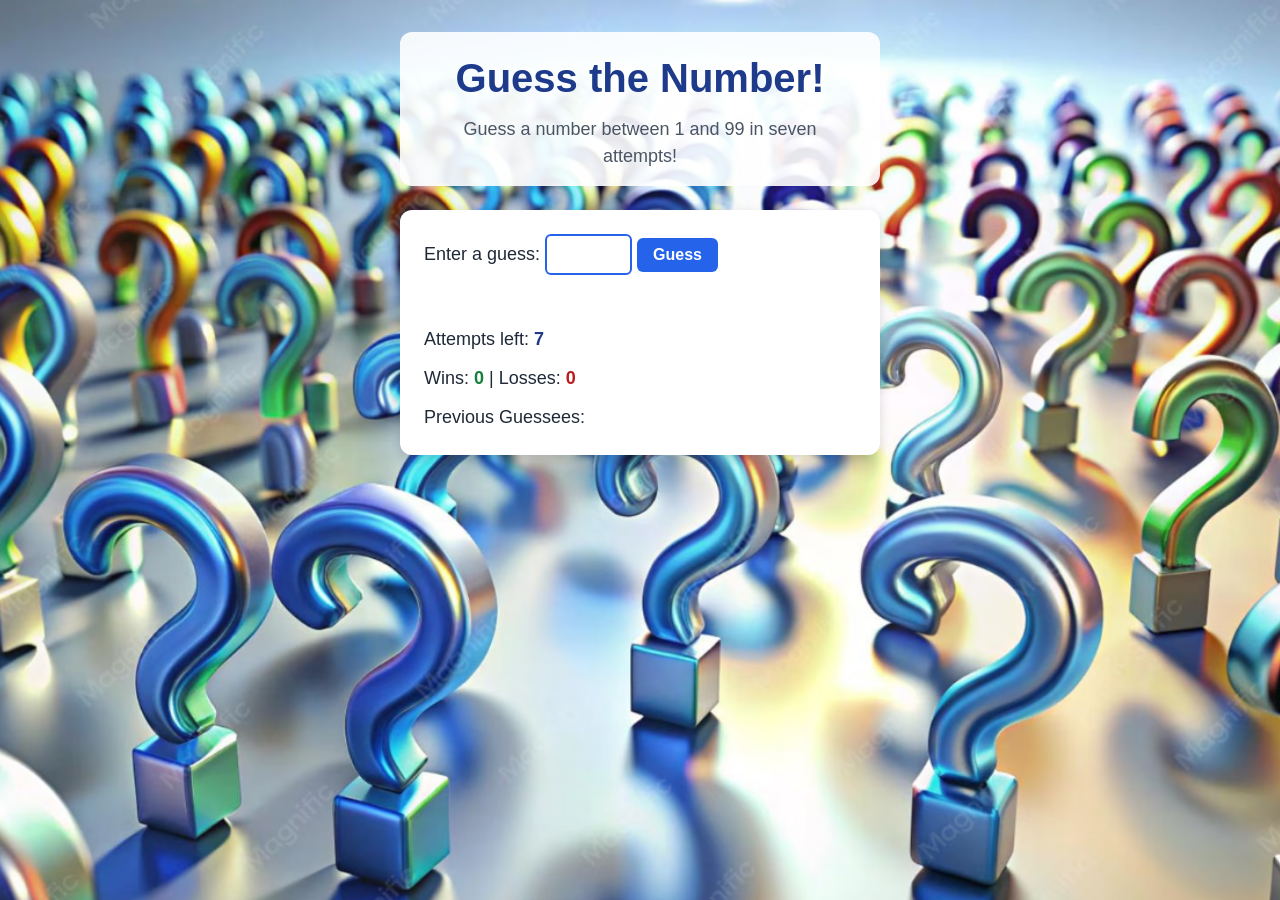
<file: guess_number/index.html>
<!DOCTYPE html>
<html>
    <head>
        <title> Guess a Number </title>
        <meta charset="utf-8">
        <link rel="stylesheet" href="css/styles.css">
    </head>
    <body>

        <header>
            <h1>Guess the Number!</h1>
            <h2>Guess a number between 1 and 99 in seven attempts!</h2>
        </header>
        <br>
        <div id="main">
          Enter a guess: 
          <input type="text" id="playerGuess" size="5">         
          <button id="guessBtn"> Guess </button> <br>
          <button id="resetBtn"> Reset </button> 
          <div id="feedback"></div>
            <div> Attempts left: <span id="attemptsLeft"></span> </div>
            <div> Wins: <span id="wins">0</span> | Losses: <span id="losses">0</span> </div>
            <div> Previous Guessees: 
          <span id="guesses"></span>
        </div>
        
        <script src="js/script.js"></script> 
    </body>
</html>
</file>
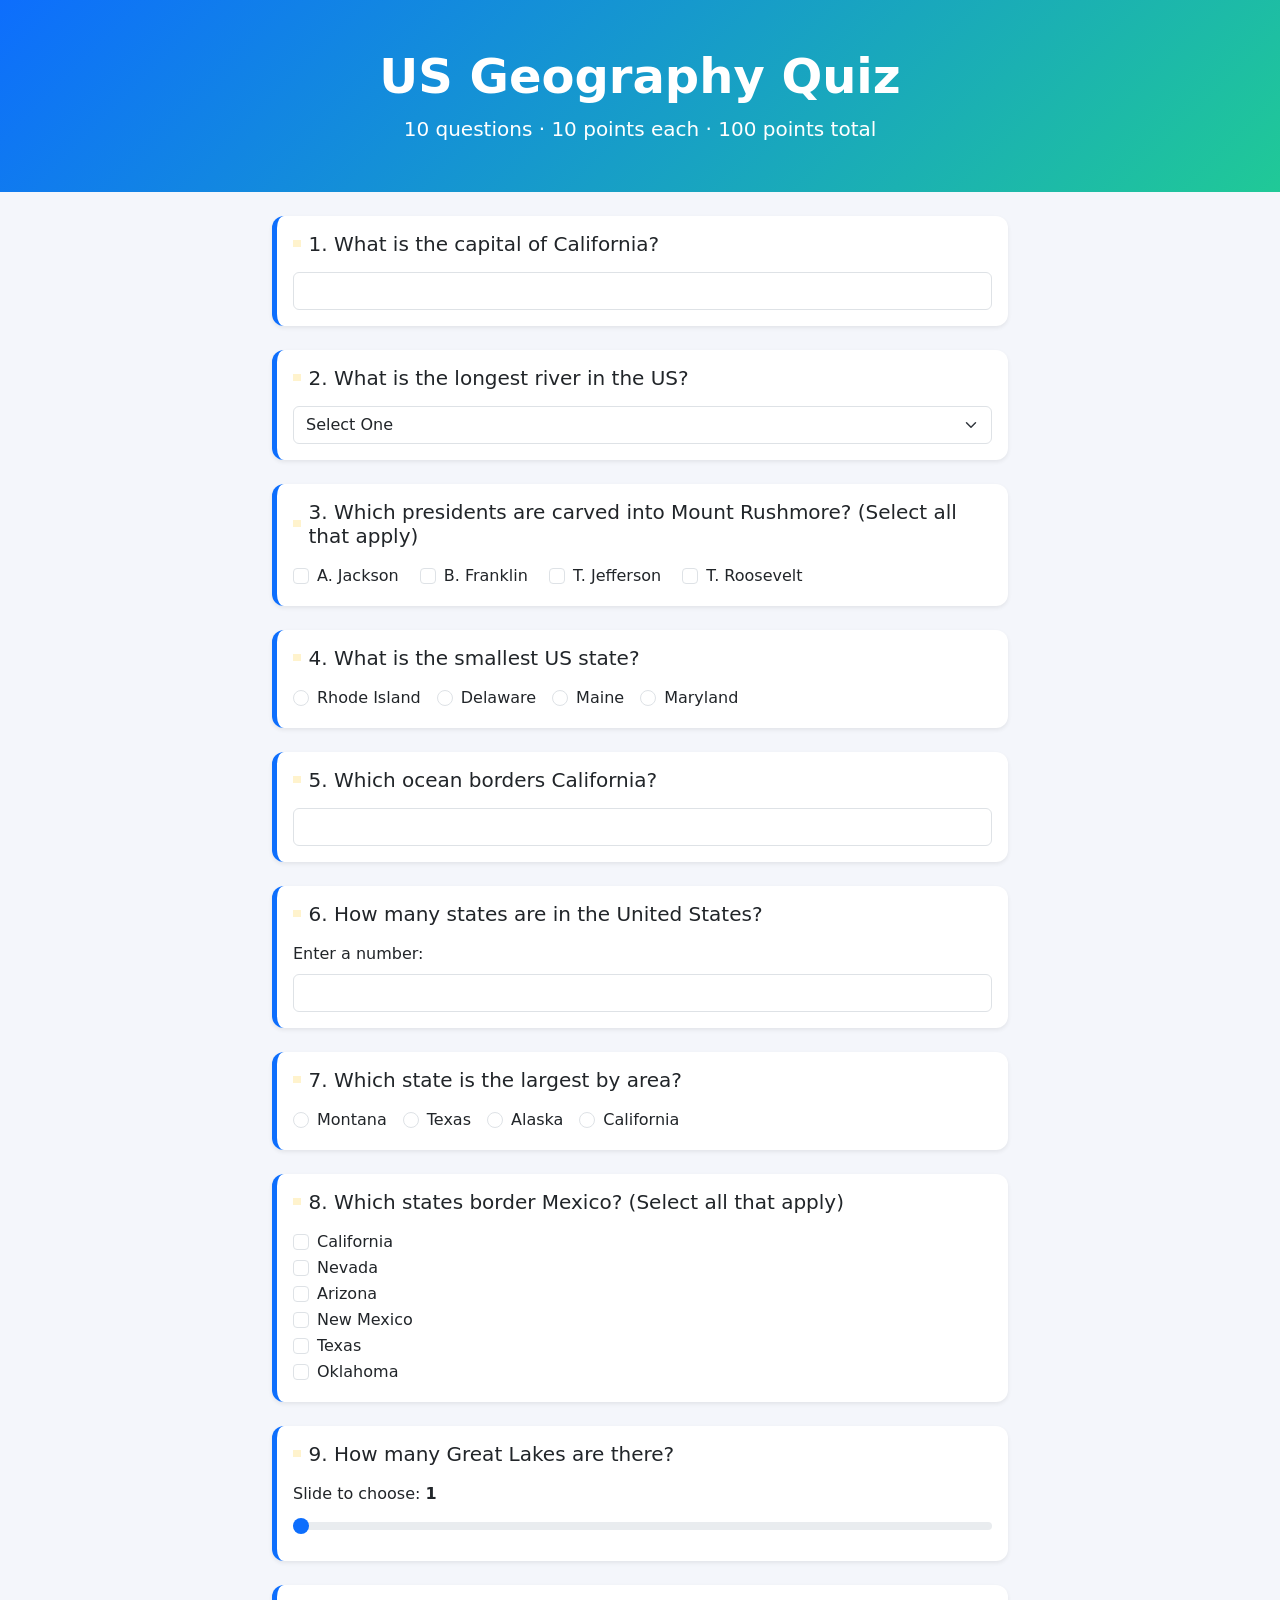
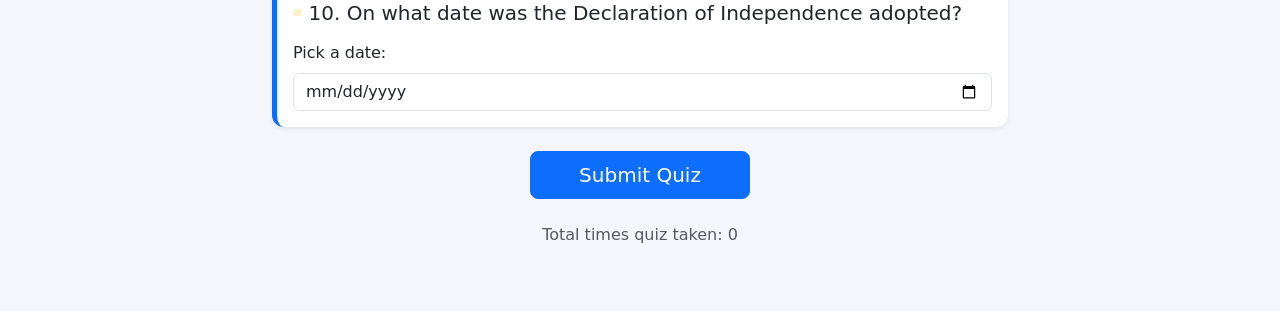
<file: HW 2/index.html>
<!DOCTYPE html>
<html lang="en">
<head>
  <meta charset="UTF-8">
  <meta name="viewport" content="width=device-width, initial-scale=1.0">
  <title>US Geography Quiz</title>
  <link rel="stylesheet" href="https://cdn.jsdelivr.net/npm/bootstrap@5.3.3/dist/css/bootstrap.min.css">
  <link rel="stylesheet" href="css/styles.css">
</head>
<body>

  <header class="quiz-header text-white text-center py-5 mb-4">
    <h1 class="display-5 fw-bold">US Geography Quiz</h1>
    <p class="lead mb-0">10 questions &middot; 10 points each &middot; 100 points total</p>
  </header>

  <main class="container pb-5" style="max-width: 760px;">

    <!-- Q1: text -->
    <div class="card question-card shadow-sm mb-4">
      <div class="card-body">
        <h5 class="card-title"><span id="markImg1" class="mark"></span>1. What is the capital of California?</h5>
        <input type="text" id="q1" class="form-control" aria-label="Capital of California">
        <div id="q1Feedback" class="feedback"></div>
      </div>
    </div>

    <!-- Q2: select -->
    <div class="card question-card shadow-sm mb-4">
      <div class="card-body">
        <h5 class="card-title"><span id="markImg2" class="mark"></span>2. What is the longest river in the US?</h5>
        <select id="q2" class="form-select" aria-label="Longest river">
          <option value="">Select One</option>
          <option value="ms">Mississippi</option>
          <option value="mo">Missouri</option>
          <option value="co">Colorado</option>
          <option value="de">Delaware</option>
        </select>
        <div id="q2Feedback" class="feedback"></div>
      </div>
    </div>

    <!-- Q3: checkboxes -->
    <div class="card question-card shadow-sm mb-4">
      <div class="card-body">
        <h5 class="card-title"><span id="markImg3" class="mark"></span>3. Which presidents are carved into Mount Rushmore? (Select all that apply)</h5>
        <div class="form-check form-check-inline">
          <input class="form-check-input" type="checkbox" id="Jackson">
          <label class="form-check-label" for="Jackson">A. Jackson</label>
        </div>
        <div class="form-check form-check-inline">
          <input class="form-check-input" type="checkbox" id="Franklin">
          <label class="form-check-label" for="Franklin">B. Franklin</label>
        </div>
        <div class="form-check form-check-inline">
          <input class="form-check-input" type="checkbox" id="Jefferson">
          <label class="form-check-label" for="Jefferson">T. Jefferson</label>
        </div>
        <div class="form-check form-check-inline">
          <input class="form-check-input" type="checkbox" id="Roosevelt">
          <label class="form-check-label" for="Roosevelt">T. Roosevelt</label>
        </div>
        <div id="q3Feedback" class="feedback"></div>
      </div>
    </div>

    <!-- Q4: radio (random order) -->
    <div class="card question-card shadow-sm mb-4">
      <div class="card-body">
        <h5 class="card-title"><span id="markImg4" class="mark"></span>4. What is the smallest US state?</h5>
        <div id="q4Choices"></div>
        <div id="q4Feedback" class="feedback"></div>
      </div>
    </div>

    <!-- Q5: text -->
    <div class="card question-card shadow-sm mb-4">
      <div class="card-body">
        <h5 class="card-title"><span id="markImg5" class="mark"></span>5. Which ocean borders California?</h5>
        <input type="text" id="q5" class="form-control" aria-label="Ocean bordering California">
        <div id="q5Feedback" class="feedback"></div>
      </div>
    </div>

    <!-- Q6: number -->
    <div class="card question-card shadow-sm mb-4">
      <div class="card-body">
        <h5 class="card-title"><span id="markImg6" class="mark"></span>6. How many states are in the United States?</h5>
        <label for="q6" class="form-label">Enter a number:</label>
        <input type="number" id="q6" class="form-control" min="1" max="100">
        <div id="q6Feedback" class="feedback"></div>
      </div>
    </div>

    <!-- Q7: radio (random order) -->
    <div class="card question-card shadow-sm mb-4">
      <div class="card-body">
        <h5 class="card-title"><span id="markImg7" class="mark"></span>7. Which state is the largest by area?</h5>
        <div id="q7Choices"></div>
        <div id="q7Feedback" class="feedback"></div>
      </div>
    </div>

    <!-- Q8: checkboxes -->
    <div class="card question-card shadow-sm mb-4">
      <div class="card-body">
        <h5 class="card-title"><span id="markImg8" class="mark"></span>8. Which states border Mexico? (Select all that apply)</h5>
        <div class="form-check">
          <input class="form-check-input" type="checkbox" id="q8CA" value="CA">
          <label class="form-check-label" for="q8CA">California</label>
        </div>
        <div class="form-check">
          <input class="form-check-input" type="checkbox" id="q8NV" value="NV">
          <label class="form-check-label" for="q8NV">Nevada</label>
        </div>
        <div class="form-check">
          <input class="form-check-input" type="checkbox" id="q8AZ" value="AZ">
          <label class="form-check-label" for="q8AZ">Arizona</label>
        </div>
        <div class="form-check">
          <input class="form-check-input" type="checkbox" id="q8NM" value="NM">
          <label class="form-check-label" for="q8NM">New Mexico</label>
        </div>
        <div class="form-check">
          <input class="form-check-input" type="checkbox" id="q8TX" value="TX">
          <label class="form-check-label" for="q8TX">Texas</label>
        </div>
        <div class="form-check">
          <input class="form-check-input" type="checkbox" id="q8OK" value="OK">
          <label class="form-check-label" for="q8OK">Oklahoma</label>
        </div>
        <div id="q8Feedback" class="feedback"></div>
      </div>
    </div>

    <!-- Q9: range slider -->
    <div class="card question-card shadow-sm mb-4">
      <div class="card-body">
        <h5 class="card-title"><span id="markImg9" class="mark"></span>9. How many Great Lakes are there?</h5>
        <label for="q9" class="form-label">Slide to choose: <strong id="q9Value">1</strong></label>
        <input type="range" id="q9" class="form-range" min="1" max="10" value="1">
        <div id="q9Feedback" class="feedback"></div>
      </div>
    </div>

    <!-- Q10: date -->
    <div class="card question-card shadow-sm mb-4">
      <div class="card-body">
        <h5 class="card-title"><span id="markImg10" class="mark"></span>10. On what date was the Declaration of Independence adopted?</h5>
        <label for="q10" class="form-label">Pick a date:</label>
        <input type="date" id="q10" class="form-control">
        <div id="q10Feedback" class="feedback"></div>
      </div>
    </div>

    <div id="validationFdbk" class="alert alert-danger d-none" role="alert"></div>

    <div class="text-center">
      <button id="submitBtn" class="btn btn-primary btn-lg px-5">Submit Quiz</button>
    </div>

    <div id="results" class="text-center mt-4">
      <h2 id="totalScore"></h2>
      <div id="congrats" class="alert alert-success d-none" role="alert"></div>
      <p id="totalAttempts" class="text-muted"></p>
      <button id="retakeBtn" class="btn btn-outline-secondary btn-lg px-5 d-none">Retake Quiz</button>
    </div>

  </main>

  <script src="js/script.js"></script>
</body>
</html>
</file>
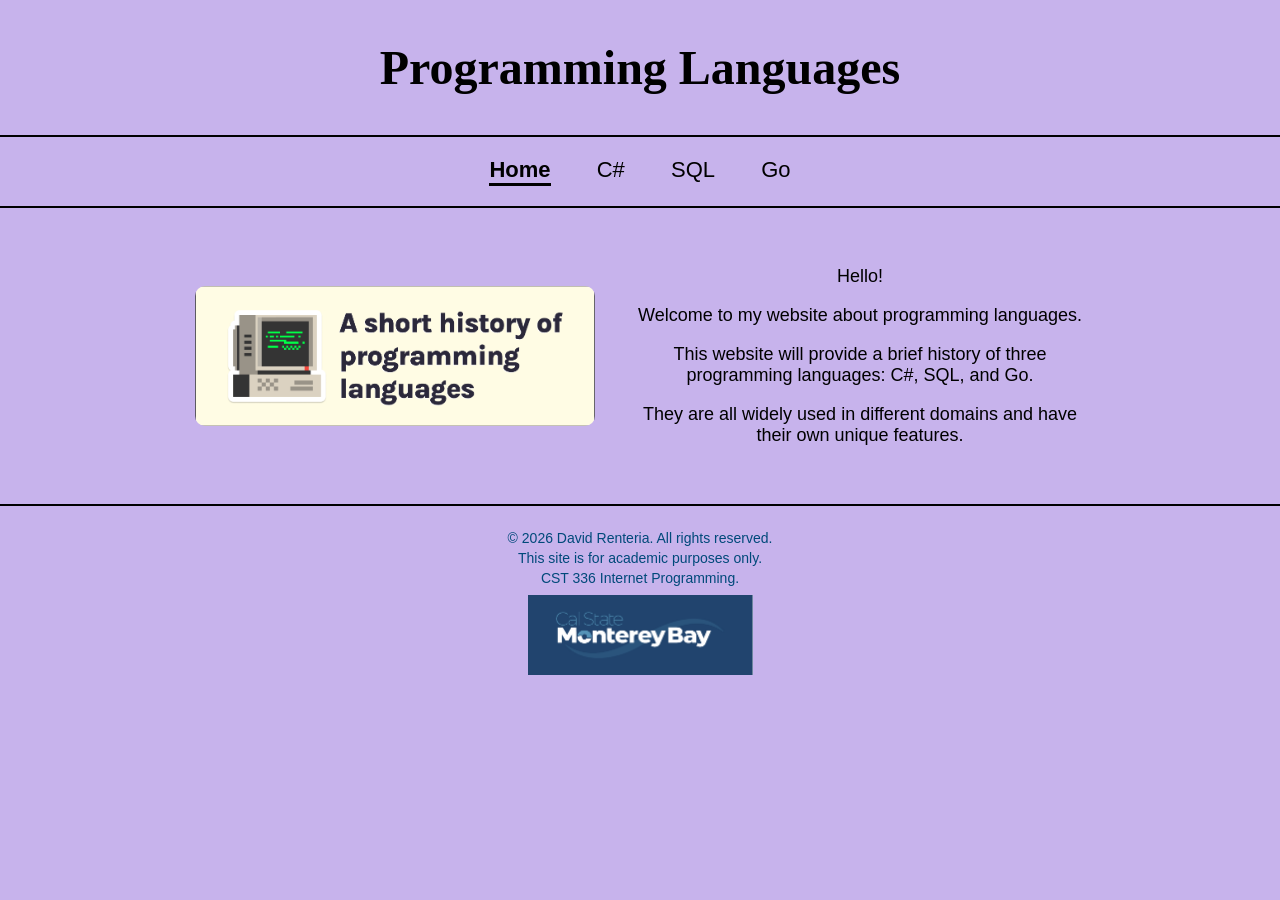
<file: HW1/index.html>
<!DOCTYPE html>
<html lang="en">
<head>
    <meta charset="UTF-8">
    <meta name="viewport" content="width=device-width, initial-scale=1.0">
    <title>HW1 "Programming Languages"</title>
    <link rel="stylesheet" href="styles.css">
</head>
<body>
    
    <header>
        <h1>Programming Languages</h1>
    </header>

    <hr>

    <nav>
        <a href="index.html" class="active">Home</a>
        <a href="csharp.html">C#</a>
        <a href="sql.html">SQL</a>
        <a href="go.html">Go</a>
    </nav>
    
    <hr>

    <main>
        <img src="img/home-photo.png" alt="Photo of Programming Languages" class="profile">
        <div class="welcome">
        <p>Hello!</p>
        <p>Welcome to my website about programming languages.</p>
        <p>This website will provide a brief history of three programming languages: C#, SQL, and Go.</p>
        <p>They are all widely used in different domains and have their own unique features.</p>
        </div>
    </main>

    <hr>

    <footer>
        <p>&copy; 2026 David Renteria. All rights reserved.</p>
        <p>This site is for academic purposes only.</p>
        <p>CST 336 Internet Programming.</p>
        <img src="img/csumb-logo.png" alt="CSUMB logo" class="logo">
    </footer>

</body>
</html>
</file>
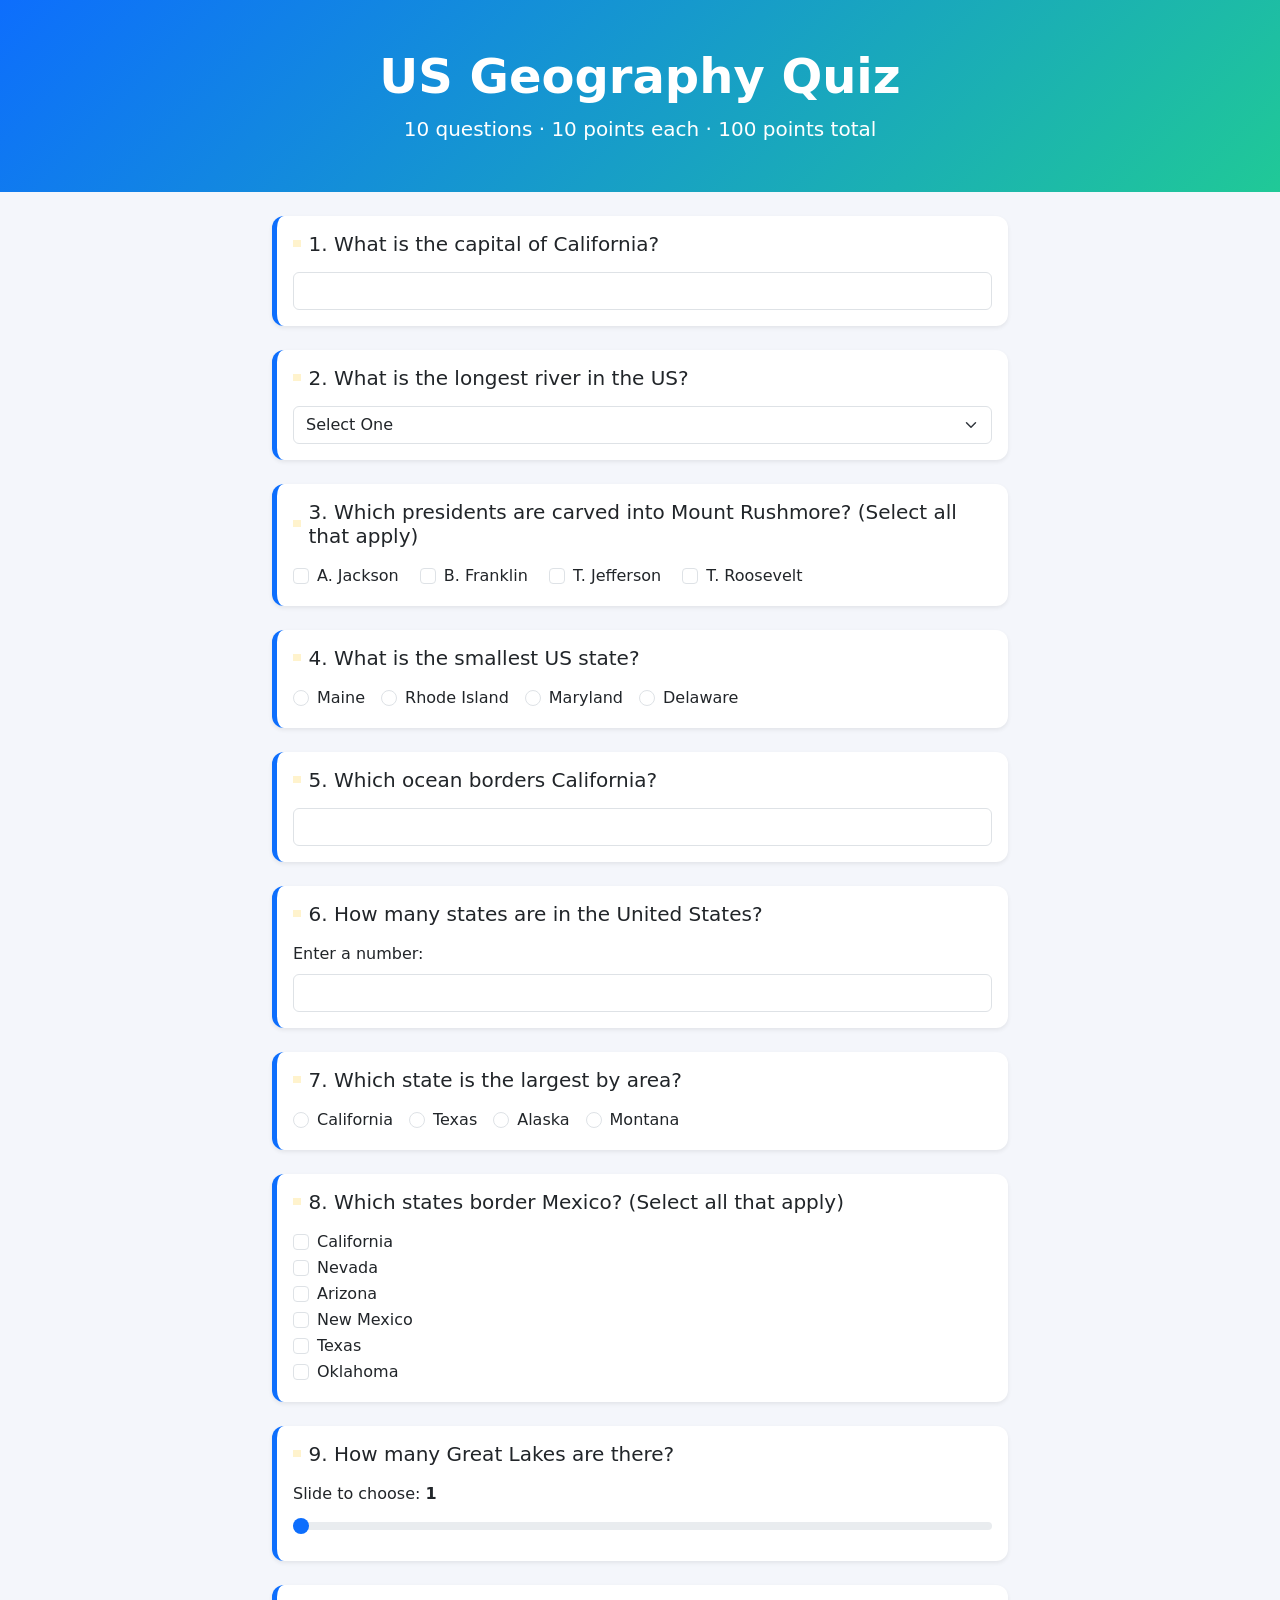
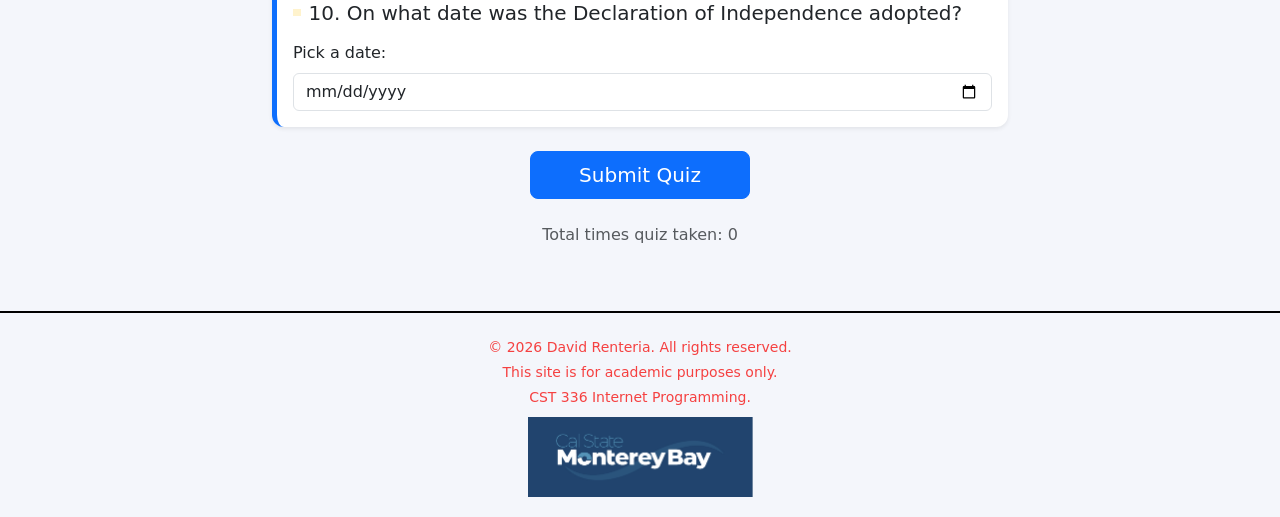
<file: HW2/index.html>
<!DOCTYPE html>
<html lang="en">
<head>
  <meta charset="UTF-8">
  <meta name="viewport" content="width=device-width, initial-scale=1.0">
  <title>US Geography Quiz</title>
  <link rel="stylesheet" href="https://cdn.jsdelivr.net/npm/bootstrap@5.3.3/dist/css/bootstrap.min.css">
  <link rel="stylesheet" href="css/styles.css">
</head>
<body>

  <header class="quiz-header text-white text-center py-5 mb-4">
    <h1 class="display-5 fw-bold">US Geography Quiz</h1>
    <p class="lead mb-0">10 questions &middot; 10 points each &middot; 100 points total</p>
  </header>

  <main class="container pb-5" style="max-width: 760px;">

    <!-- Q1: text -->
    <div class="card question-card shadow-sm mb-4">
      <div class="card-body">
        <h5 class="card-title"><span id="markImg1" class="mark"></span>1. What is the capital of California?</h5>
        <input type="text" id="q1" class="form-control" aria-label="Capital of California">
        <div id="q1Feedback" class="feedback"></div>
      </div>
    </div>

    <!-- Q2: select -->
    <div class="card question-card shadow-sm mb-4">
      <div class="card-body">
        <h5 class="card-title"><span id="markImg2" class="mark"></span>2. What is the longest river in the US?</h5>
        <select id="q2" class="form-select" aria-label="Longest river">
          <option value="">Select One</option>
          <option value="ms">Mississippi</option>
          <option value="mo">Missouri</option>
          <option value="co">Colorado</option>
          <option value="de">Delaware</option>
        </select>
        <div id="q2Feedback" class="feedback"></div>
      </div>
    </div>

    <!-- Q3: checkboxes -->
    <div class="card question-card shadow-sm mb-4">
      <div class="card-body">
        <h5 class="card-title"><span id="markImg3" class="mark"></span>3. Which presidents are carved into Mount Rushmore? (Select all that apply)</h5>
        <div class="form-check form-check-inline">
          <input class="form-check-input" type="checkbox" id="Jackson">
          <label class="form-check-label" for="Jackson">A. Jackson</label>
        </div>
        <div class="form-check form-check-inline">
          <input class="form-check-input" type="checkbox" id="Franklin">
          <label class="form-check-label" for="Franklin">B. Franklin</label>
        </div>
        <div class="form-check form-check-inline">
          <input class="form-check-input" type="checkbox" id="Jefferson">
          <label class="form-check-label" for="Jefferson">T. Jefferson</label>
        </div>
        <div class="form-check form-check-inline">
          <input class="form-check-input" type="checkbox" id="Roosevelt">
          <label class="form-check-label" for="Roosevelt">T. Roosevelt</label>
        </div>
        <div id="q3Feedback" class="feedback"></div>
      </div>
    </div>

    <!-- Q4: radio (random order) -->
    <div class="card question-card shadow-sm mb-4">
      <div class="card-body">
        <h5 class="card-title"><span id="markImg4" class="mark"></span>4. What is the smallest US state?</h5>
        <div id="q4Choices"></div>
        <div id="q4Feedback" class="feedback"></div>
      </div>
    </div>

    <!-- Q5: text -->
    <div class="card question-card shadow-sm mb-4">
      <div class="card-body">
        <h5 class="card-title"><span id="markImg5" class="mark"></span>5. Which ocean borders California?</h5>
        <input type="text" id="q5" class="form-control" aria-label="Ocean bordering California">
        <div id="q5Feedback" class="feedback"></div>
      </div>
    </div>

    <!-- Q6: number -->
    <div class="card question-card shadow-sm mb-4">
      <div class="card-body">
        <h5 class="card-title"><span id="markImg6" class="mark"></span>6. How many states are in the United States?</h5>
        <label for="q6" class="form-label">Enter a number:</label>
        <input type="number" id="q6" class="form-control" min="1" max="100">
        <div id="q6Feedback" class="feedback"></div>
      </div>
    </div>

    <!-- Q7: radio (random order) -->
    <div class="card question-card shadow-sm mb-4">
      <div class="card-body">
        <h5 class="card-title"><span id="markImg7" class="mark"></span>7. Which state is the largest by area?</h5>
        <div id="q7Choices"></div>
        <div id="q7Feedback" class="feedback"></div>
      </div>
    </div>

    <!-- Q8: checkboxes -->
    <div class="card question-card shadow-sm mb-4">
      <div class="card-body">
        <h5 class="card-title"><span id="markImg8" class="mark"></span>8. Which states border Mexico? (Select all that apply)</h5>
        <div class="form-check">
          <input class="form-check-input" type="checkbox" id="q8CA" value="CA">
          <label class="form-check-label" for="q8CA">California</label>
        </div>
        <div class="form-check">
          <input class="form-check-input" type="checkbox" id="q8NV" value="NV">
          <label class="form-check-label" for="q8NV">Nevada</label>
        </div>
        <div class="form-check">
          <input class="form-check-input" type="checkbox" id="q8AZ" value="AZ">
          <label class="form-check-label" for="q8AZ">Arizona</label>
        </div>
        <div class="form-check">
          <input class="form-check-input" type="checkbox" id="q8NM" value="NM">
          <label class="form-check-label" for="q8NM">New Mexico</label>
        </div>
        <div class="form-check">
          <input class="form-check-input" type="checkbox" id="q8TX" value="TX">
          <label class="form-check-label" for="q8TX">Texas</label>
        </div>
        <div class="form-check">
          <input class="form-check-input" type="checkbox" id="q8OK" value="OK">
          <label class="form-check-label" for="q8OK">Oklahoma</label>
        </div>
        <div id="q8Feedback" class="feedback"></div>
      </div>
    </div>

    <!-- Q9: range slider -->
    <div class="card question-card shadow-sm mb-4">
      <div class="card-body">
        <h5 class="card-title"><span id="markImg9" class="mark"></span>9. How many Great Lakes are there?</h5>
        <label for="q9" class="form-label">Slide to choose: <strong id="q9Value">1</strong></label>
        <input type="range" id="q9" class="form-range" min="1" max="10" value="1">
        <div id="q9Feedback" class="feedback"></div>
      </div>
    </div>

    <!-- Q10: date -->
    <div class="card question-card shadow-sm mb-4">
      <div class="card-body">
        <h5 class="card-title"><span id="markImg10" class="mark"></span>10. On what date was the Declaration of Independence adopted?</h5>
        <label for="q10" class="form-label">Pick a date:</label>
        <input type="date" id="q10" class="form-control">
        <div id="q10Feedback" class="feedback"></div>
      </div>
    </div>

    <div id="validationFdbk" class="alert alert-danger d-none" role="alert"></div>

    <div class="text-center">
      <button id="submitBtn" class="btn btn-primary btn-lg px-5">Submit Quiz</button>
    </div>

    <div id="results" class="text-center mt-4">
      <h2 id="totalScore"></h2>
      <div id="congrats" class="alert alert-success d-none" role="alert"></div>
      <p id="totalAttempts" class="text-muted"></p>
      <button id="retakeBtn" class="btn btn-outline-secondary btn-lg px-5 d-none">Retake Quiz</button>
    </div>

  </main>

  <hr>

  <footer>
    <p>&copy; 2026 David Renteria. All rights reserved.</p>
    <p>This site is for academic purposes only.</p>
    <p>CST 336 Internet Programming.</p>
    <img src="img/csumb-logo.png" alt="CSUMB logo" class="logo">
  </footer>

  <script src="js/script.js"></script>
</body>
</html>
</file>
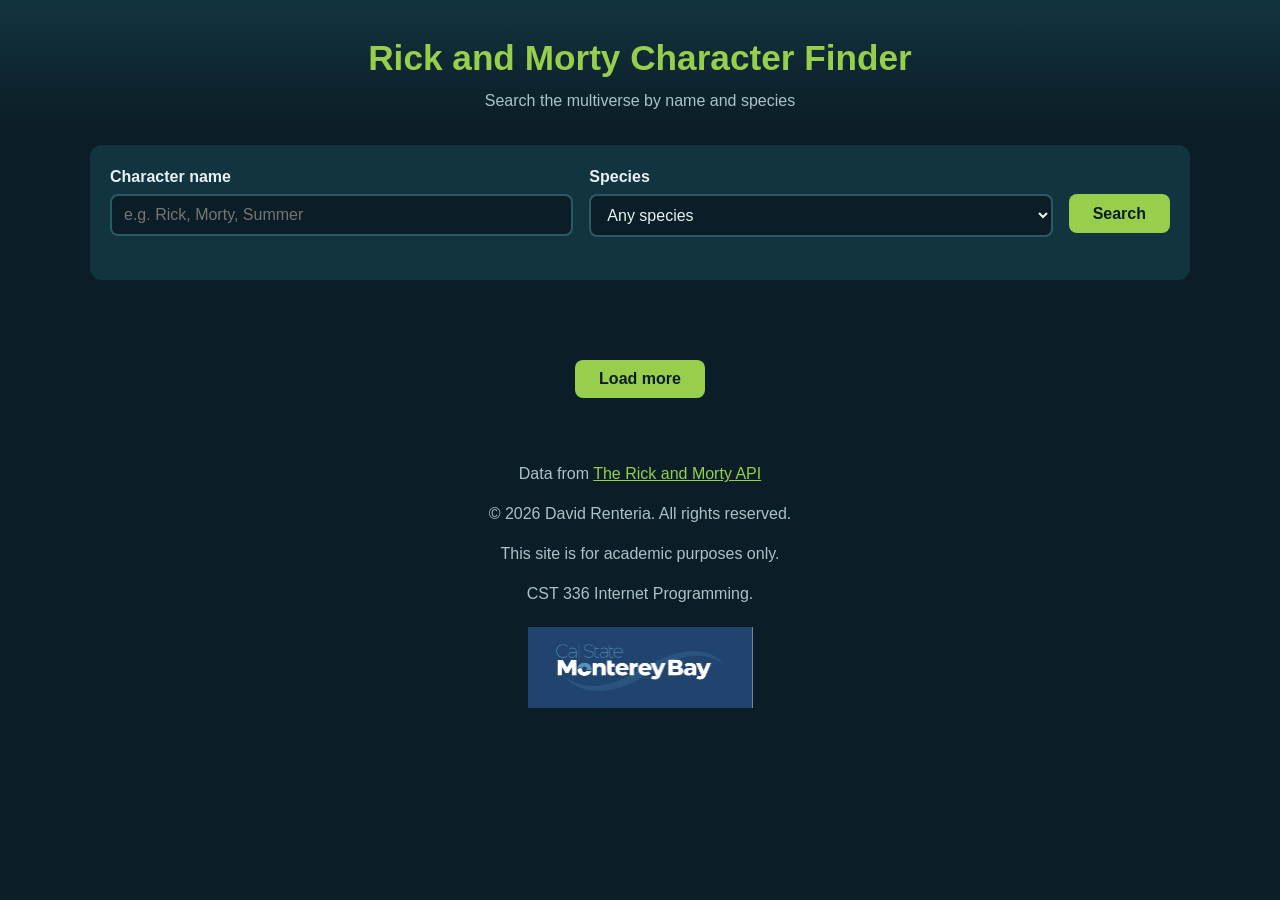
<file: HW3/index.html>
<!DOCTYPE html>
<html lang="en">
<head>
  <meta charset="UTF-8">
  <meta name="viewport" content="width=device-width, initial-scale=1.0">
  <title>Rick and Morty Character Finder</title>
  <link rel="stylesheet" href="css/styles.css">
</head>
<body>
  <header>
    <h1>Rick and Morty Character Finder</h1>
    <p class="subtitle">Search the multiverse by name and species</p>
  </header>

  <main>
    <form id="search-form" novalidate>
      <div class="form-group">
        <label for="name">Character name</label>
        <input type="text" id="name" name="name" placeholder="e.g. Rick, Morty, Summer">
        <span class="error" id="name-error"></span>
      </div>

      <div class="form-group">
        <label for="species">Species</label>
        <select id="species" name="species">
          <option value="">Any species</option>
          <option value="Human">Human</option>
          <option value="Alien">Alien</option>
          <option value="Humanoid">Humanoid</option>
          <option value="Robot">Robot</option>
          <option value="Animal">Animal</option>
          <option value="Cronenberg">Cronenberg</option>
          <option value="Mythological Creature">Mythological Creature</option>
          <option value="Poopybutthole">Poopybutthole</option>
          <option value="Disease">Disease</option>
          <option value="unknown">Unknown</option>
        </select>
      </div>

      <button type="submit" id="search-btn">Search</button>
    </form>

    <p id="status" class="status"></p>
    <section id="results" class="results"></section>
    <button type="button" id="load-more" class="load-more" hidden>Load more</button>
  </main>

  <footer>
    Data from <a href="https://rickandmortyapi.com/" target="_blank" rel="noopener">The Rick and Morty API</a>
      <p>&copy; 2026 David Renteria. All rights reserved.</p>
      <p>This site is for academic purposes only.</p>
      <p>CST 336 Internet Programming.</p>
      <img src="img/csumb-logo.png" alt="CSUMB logo" class="logo">
  </footer>

  <script src="js/scripts.js"></script>
</body>
</html>
</file>
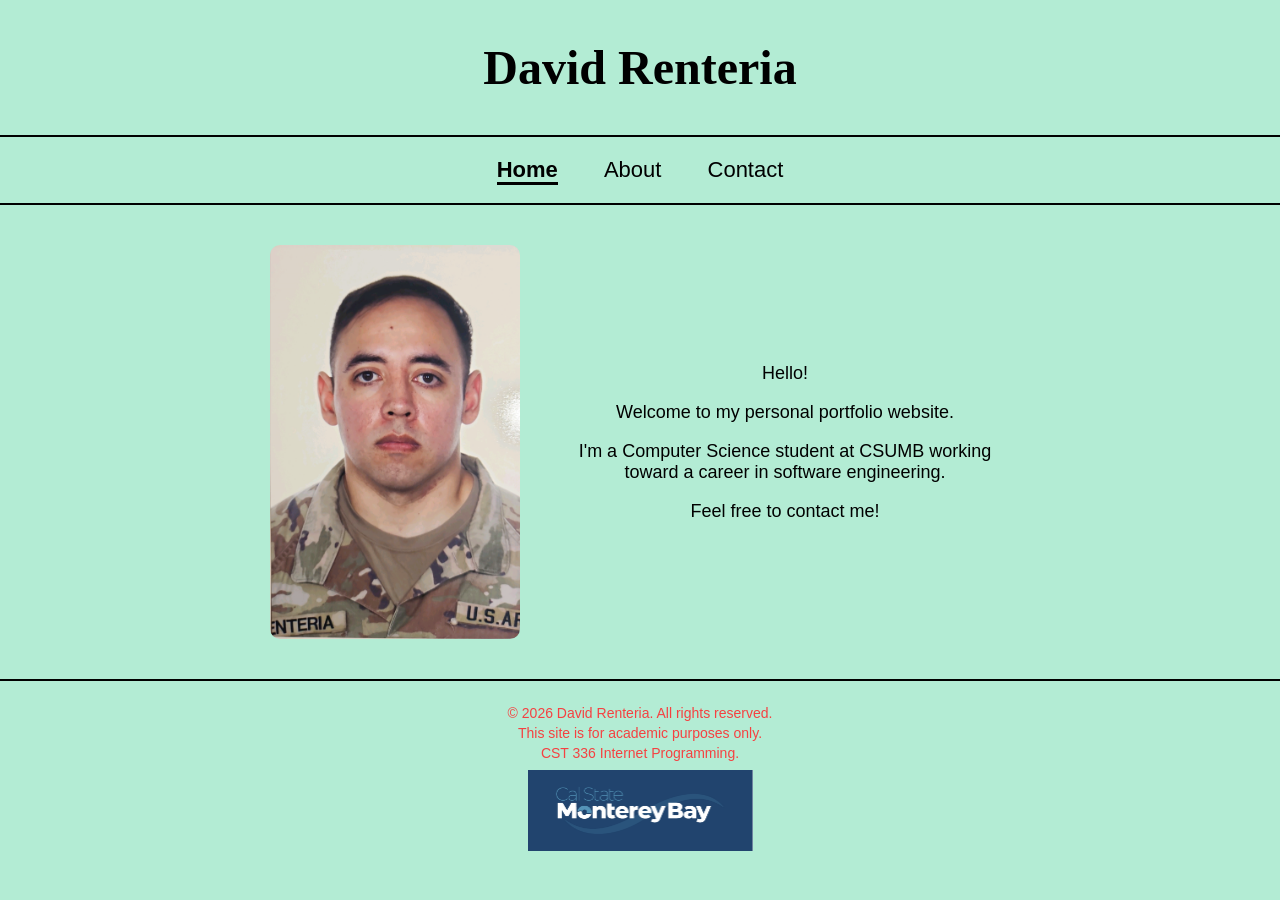
<file: Lab1/index.html>
<!DOCTYPE html>
<html lang="en">
<head>
    <meta charset="UTF-8">
    <meta name="viewport" content="width=device-width, initial-scale=1.0">
    <title>Lab 1 "Home"</title>
    <link rel="stylesheet" href="styles.css">
</head>

<body>

    <header>
        <h1>David Renteria</h1>
    </header>
    
    <hr>
    
    <nav>
        <a href="index.html" class="active">Home</a>
        <a href="about.html">About</a>
        <a href="contact.html">Contact</a>
    </nav>
    
    <hr>

    <main>
        <img src="img/photo.png" alt="Photo of David Renteria" class="profile">
        <div class="welcome">
        <p>Hello!</p>
        <p>Welcome to my personal portfolio website.</p>
        <p>I'm a Computer Science student at CSUMB working toward a career in software engineering.</p>
        <p>Feel free to contact me!</p>
        </div>
    </main>

    <hr>

    <footer>
        <p>&copy; 2026 David Renteria. All rights reserved.</p>
        <p>This site is for academic purposes only.</p>
        <p>CST 336 Internet Programming.</p>
        <img src="img/csumb-logo.png" alt="CSUMB logo" class="logo">
    </footer>

</body>
</html>
</file>
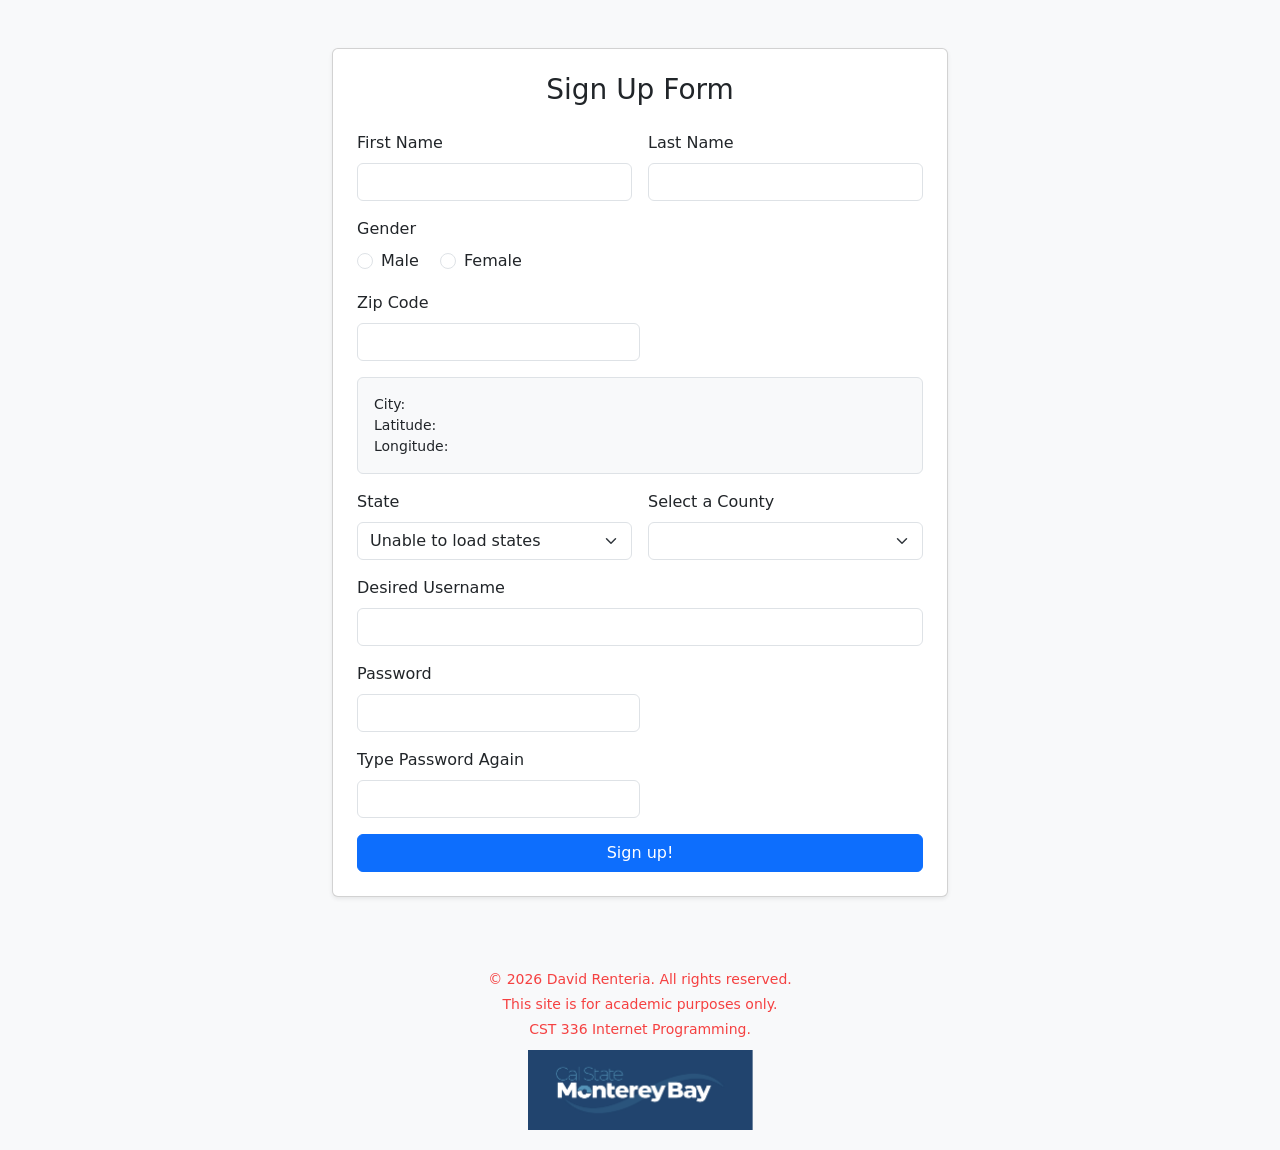
<file: Lab3/index.html>
<!DOCTYPE html>
<html lang="en">
<head>
  <meta charset="utf-8">
  <meta name="viewport" content="width=device-width, initial-scale=1">
  <title>Sign Up Page</title>
  <link href="https://cdn.jsdelivr.net/npm/bootstrap@5.3.3/dist/css/bootstrap.min.css" rel="stylesheet">
  <link rel="stylesheet" href="css/styles.css">
</head>

<body class="bg-light">
<div class="container py-5" style="max-width: 640px;">
  <div class="card shadow-sm">
    <div class="card-body p-4">
      <h1 class="h3 mb-4 text-center">Sign Up Form</h1>

      <form id="signupForm" action="welcome.html">
        <div class="row g-3 mb-3">
          <div class="col-sm-6">
            <label for="fName" class="form-label">First Name</label>
            <input type="text" id="fName" name="fName" class="form-control">
          </div>
          <div class="col-sm-6">
            <label for="lName" class="form-label">Last Name</label>
            <input type="text" id="lName" name="lName" class="form-control">
          </div>
        </div>

        <div class="mb-3">
          <span class="form-label d-block">Gender</span>
          <div class="form-check form-check-inline">
            <input class="form-check-input" type="radio" name="gender" id="genderM" value="m">
            <label class="form-check-label" for="genderM">Male</label>
          </div>
          <div class="form-check form-check-inline">
            <input class="form-check-input" type="radio" name="gender" id="genderF" value="f">
            <label class="form-check-label" for="genderF">Female</label>
          </div>
        </div>

        <div class="mb-3">
          <label for="zip" class="form-label">Zip Code</label>
          <div class="d-flex align-items-center gap-2">
            <input type="text" id="zip" name="zip" class="form-control w-50">
            <span id="zipError" class="text-danger"></span>
          </div>
        </div>

        <div class="mb-3 p-3 bg-body-tertiary border rounded small">
          <div>City: <strong id="city"></strong></div>
          <div>Latitude: <strong id="latitude"></strong></div>
          <div>Longitude: <strong id="longitude"></strong></div>
        </div>

        <div class="row g-3 mb-3">
          <div class="col-sm-6">
            <label for="state" class="form-label">State</label>
            <select id="state" name="state" class="form-select">
              <option value="">Loading states...</option>
            </select>
          </div>
          <div class="col-sm-6">
            <label for="county" class="form-label">Select a County</label>
            <select id="county" name="county" class="form-select"></select>
          </div>
        </div>

        <div class="mb-3">
          <label for="username" class="form-label">Desired Username</label>
          <input type="text" id="username" name="username" class="form-control">
          <span id="usernameError"></span>
        </div>

        <div class="mb-3">
          <label for="password" class="form-label">Password</label>
          <div class="d-flex align-items-center gap-2">
            <input type="password" id="password" name="password" class="form-control w-50">
            <span id="suggestedPwd" class="text-secondary"></span>
          </div>
        </div>

        <div class="mb-3">
          <label for="passwordAgain" class="form-label">Type Password Again</label>
          <input type="password" id="passwordAgain" name="passwordAgain" class="form-control w-50">
          <span id="passwordError" class="text-danger"></span>
        </div>

        <button class="btn btn-primary w-100">Sign up!</button>
      </form>
    </div>
  </div>
</div>

<footer>
      <p>&copy; 2026 David Renteria. All rights reserved.</p>
      <p>This site is for academic purposes only.</p>
      <p>CST 336 Internet Programming.</p>
      <img src="img/csumb-logo.png" alt="CSUMB logo" class="logo">
</footer>

<script src="js/scripts.js"></script>
</body>
</html>
</file>
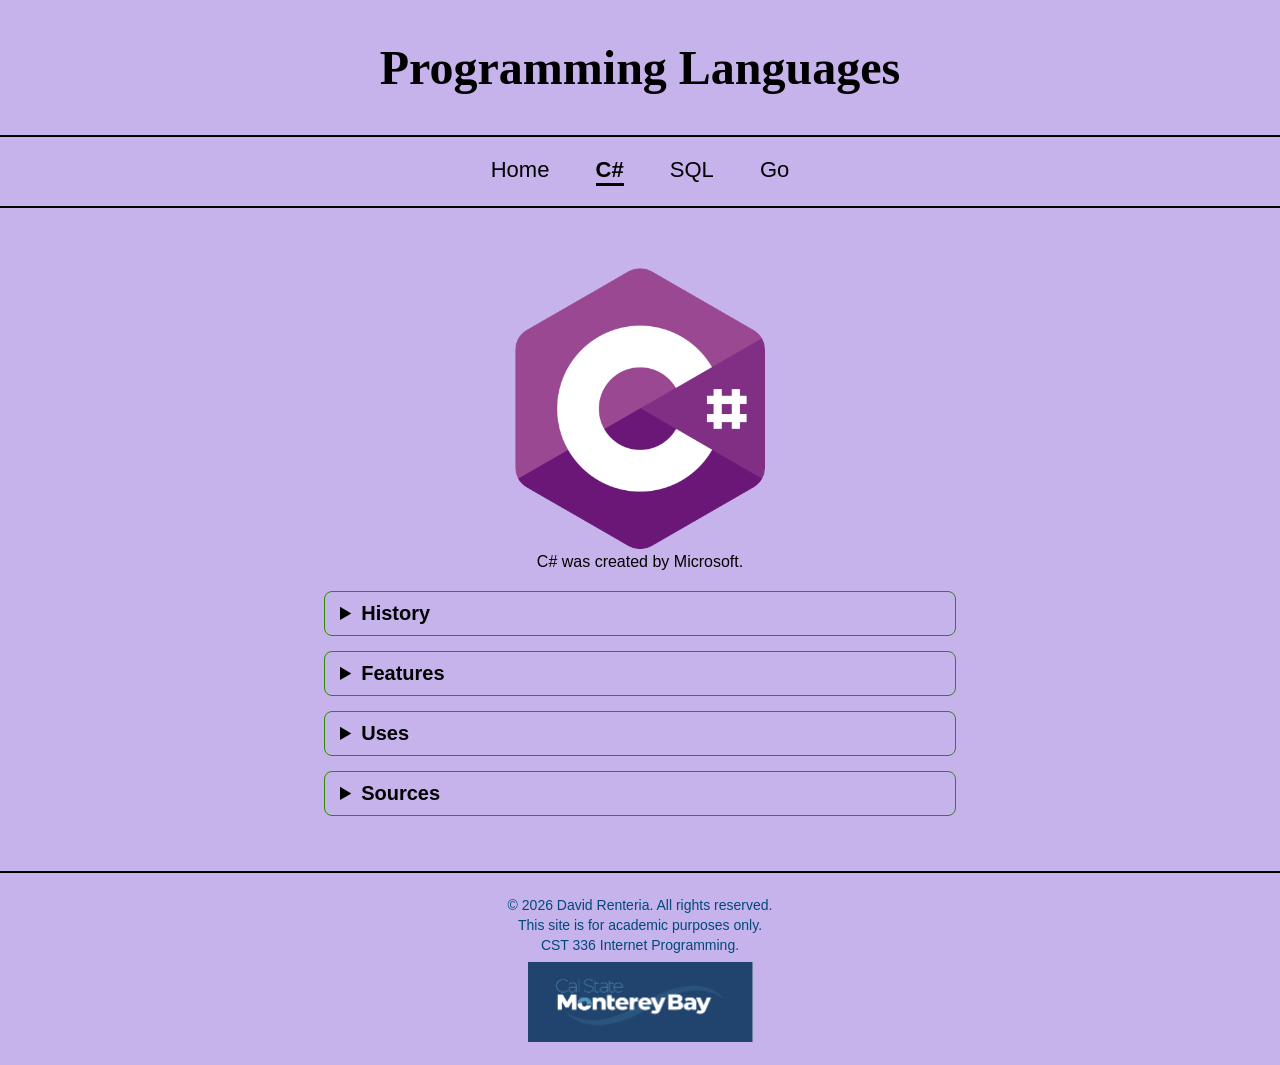
<file: HW1/csharp.html>
<!DOCTYPE html>
<html lang="en">
<head>
    <meta charset="UTF-8">
    <meta name="viewport" content="width=device-width, initial-scale=1.0">
    <title>HW1 "C#"</title>
    <link rel="stylesheet" href="styles.css">
</head>
<body>

    <header>
        <h1>Programming Languages</h1>
    </header>
    
    <hr>
    
    <nav>
        <a href="index.html">Home</a>
        <a href="csharp.html" class="active">C#</a>
        <a href="sql.html">SQL</a>
        <a href="go.html">Go</a>
    </nav>
    
    <hr>

    <main class="Csharp">

        <figure>
            <img src="img/csharp.png" alt="C# logo">
            <figcaption>C# was created by Microsoft.</figcaption>
        </figure>

        <details>
            <summary>History</summary>
            <p>C# was designed at Microsoft in 2000 by Anders Hejlsberg, and released publicly in 2002.</p>
        </details>

        <details>
            <summary>Features</summary>
            <p>C# is a statically typed, object-oriented programming language that runs on the .NET framework.</p>
        </details>

        <details>
            <summary>Uses</summary>
            <p>C# is popular for building Windows applications, web applications, and mobile applications.</p>
            <p>It is also used in game development with the Unity engine.</p>
        </details>
        
        <details>
            <summary>Sources</summary>
            <p><a href="https://programming-history.com/language/csharp" target="_blank">History of C#</a></p>
        </details>
    
    </main>

    <hr>

    <footer>
        <p>&copy; 2026 David Renteria. All rights reserved.</p>
        <p>This site is for academic purposes only.</p>
        <p>CST 336 Internet Programming.</p>
        <img src="img/csumb-logo.png" alt="CSUMB logo" class="logo">
    </footer>

</body>
</html>
</file>
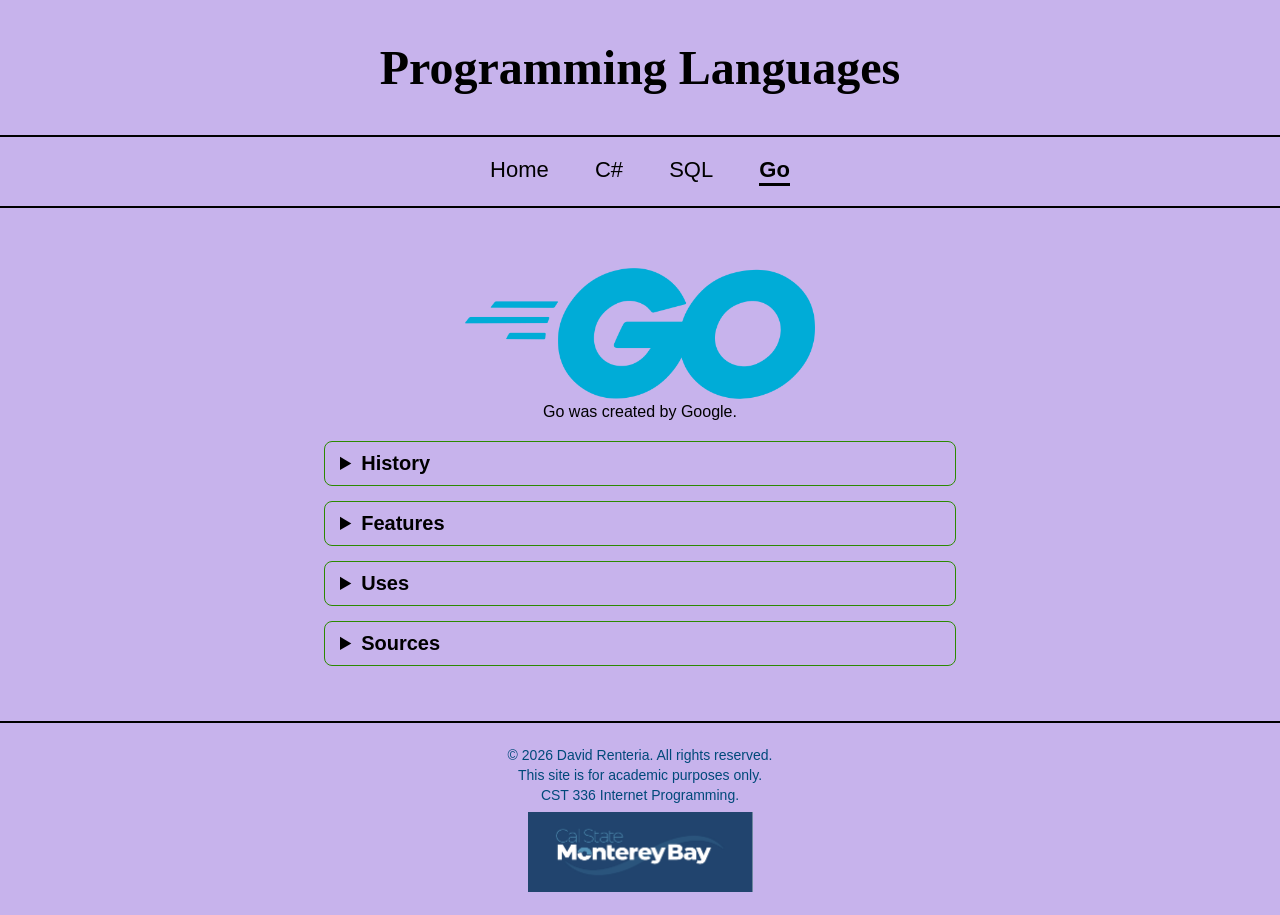
<file: HW1/go.html>
<!DOCTYPE html>
<html lang="en">
<head>
    <meta charset="UTF-8">
    <meta name="viewport" content="width=device-width, initial-scale=1.0">
    <title>HW1 "Go"</title>
    <link rel="stylesheet" href="styles.css">
</head>
<body>

    <header>
        <h1>Programming Languages</h1>
    </header> 

    <hr>
    
    <nav>
        <a href="index.html">Home</a>
        <a href="csharp.html">C#</a>
        <a href="sql.html">SQL</a>
        <a href="go.html" class="active">Go</a>
    </nav>
    
    <hr>

    <main class="go">

        <figure>
            <img src="img/go.png" alt="Go logo" class="wide">
            <figcaption>Go was created by Google.</figcaption>
        </figure>

        <details>
            <summary>History</summary>
            <p>Go was developed by Google in 2007 by Robert Griesemer, Rob Pike, and Ken Thompson.</p>
        </details>

        <details>
            <summary>Features</summary>
            <p>Go is a statically typed, compiled language designed for simplicity and efficiency.</p>
        </details>

        <details>
            <summary>Uses</summary>
            <p>Go is popular for building web services, cloud infrastructure, and concurrent applications.</p>
            <p>It is also used in tools such as Docker and Kubernetes which are written in Go.</p>
        </details>

        <details>
            <summary>Sources</summary>
            <p><a href="https://www.bytesizego.com/blog/go-language-history" target="_blank">The Evolution of the Go Programming Language</a></p>
        </details>        
    
    </main>

    <hr>

    <footer>
        <p>&copy; 2026 David Renteria. All rights reserved.</p>
        <p>This site is for academic purposes only.</p>
        <p>CST 336 Internet Programming.</p>
        <img src="img/csumb-logo.png" alt="CSUMB logo" class="logo">
    </footer>

</body>
</html>
</file>
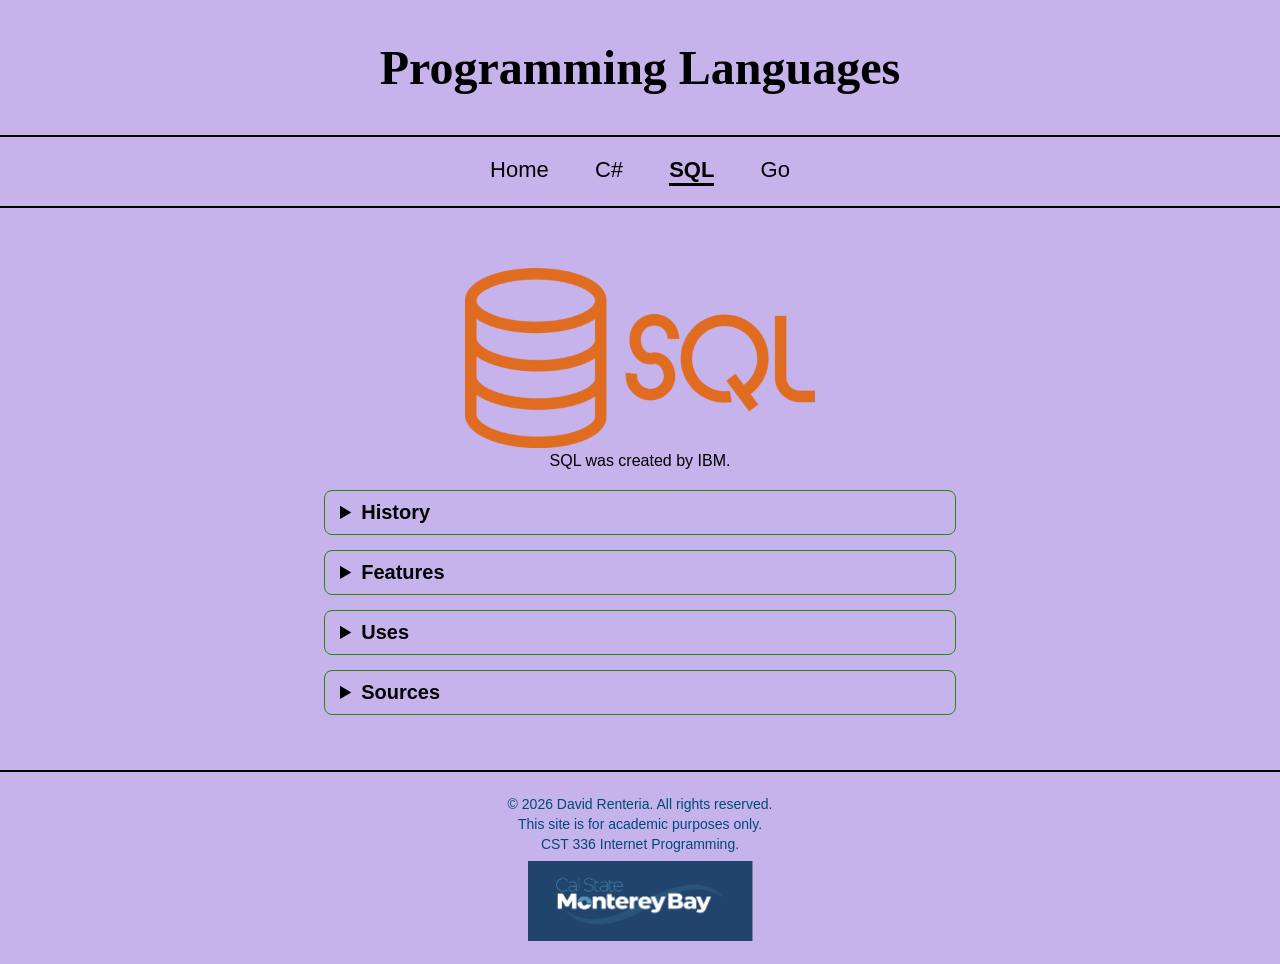
<file: HW1/sql.html>
<!DOCTYPE html>
<html lang="en">
<head>
    <meta charset="UTF-8">
    <meta name="viewport" content="width=device-width, initial-scale=1.0">
    <title>HW1 "SQL" </title>
    <link rel="stylesheet" href="styles.css">
</head>
<body>

    <header>
        <h1>Programming Languages</h1>
    </header>

    <hr>
    
    <nav>
        <a href="index.html">Home</a>
        <a href="csharp.html">C#</a>
        <a href="sql.html" class="active">SQL</a>
        <a href="go.html">Go</a>
    </nav>
    
    <hr>

    <main class="sql">

        <figure>
            <img src="img/sql.png" alt="SQL logo" class="wide">
            <figcaption>SQL was created by IBM.</figcaption>
        </figure>

        <details>
            <summary>History</summary>
            <p>SQL was developed by IBM in 1974 by Donald D. Chamberlin and Raymond F. Boyce, who originally named it SEQUEL before it became SQL.</p>
        </details>

        <details>
            <summary>Features</summary>
            <p>SQL is a declarative language used for managing and manipulating relational databases.</p>
        </details>

        <details>
            <summary>Uses</summary>
            <p>SQL is popular for building applications that require data storage and retrieval from relational databases.</p>
            <p>It is also used in business intelligence and data analysis.</p>
        </details>
        
        <details>
            <summary>Sources</summary>
            <p><a href="https://learnsql.com/blog/history-of-sql/" target="_blank">History of SQL</a></p>
        </details>  

    </main>

    <hr>

    <footer>
        <p>&copy; 2026 David Renteria. All rights reserved.</p>
        <p>This site is for academic purposes only.</p>
        <p>CST 336 Internet Programming.</p>
        <img src="img/csumb-logo.png" alt="CSUMB logo" class="logo">
    </footer>

</body>
</html>
</file>
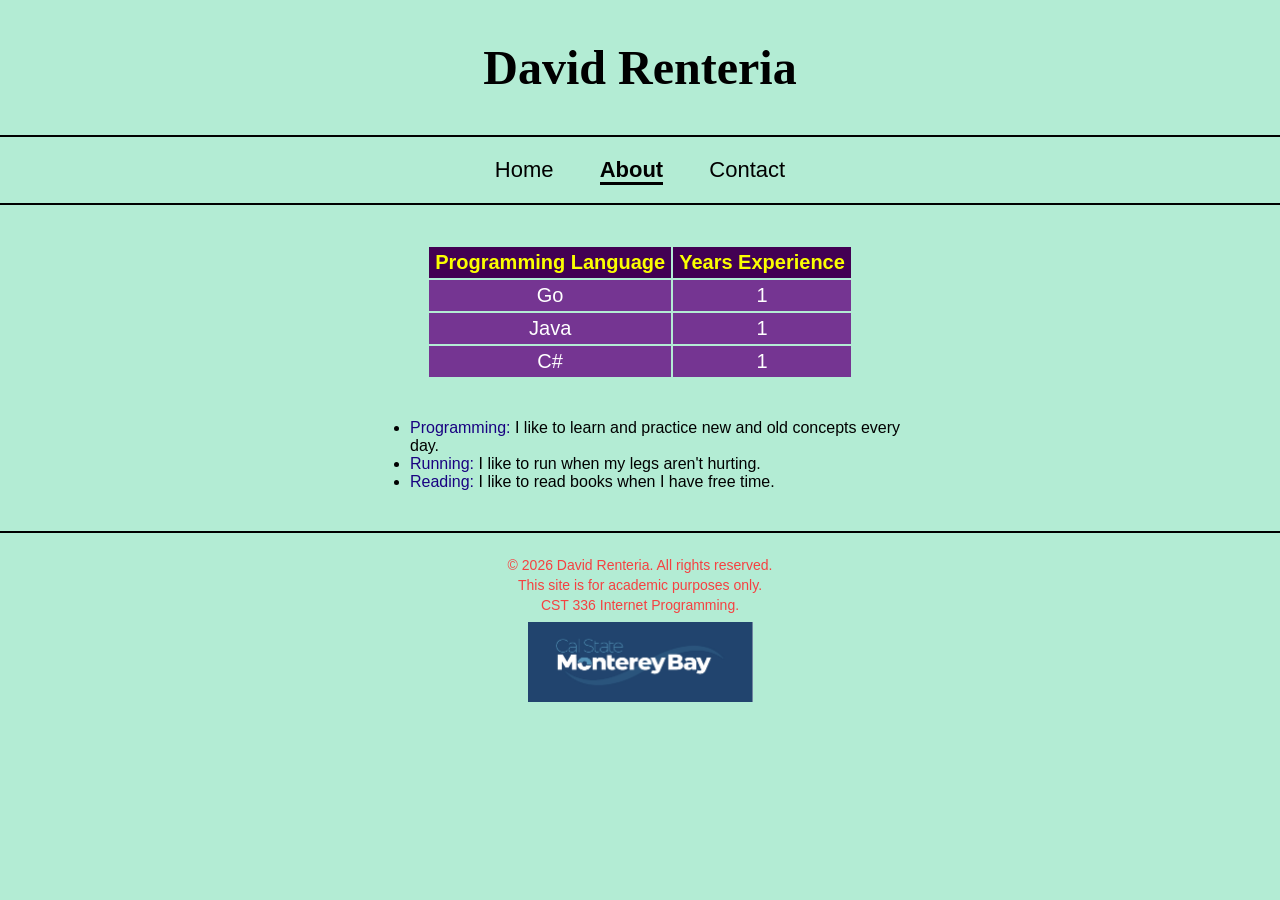
<file: Lab1/about.html>
<!DOCTYPE html>
<html lang="en">
<head>
    <meta charset="UTF-8">
    <meta name="viewport" content="width=device-width, initial-scale=1.0">
    <title>Lab 1 "About"</title>
    <link rel="stylesheet" href="styles.css">
</head>

<body>
    
    <header>
        <h1>David Renteria</h1>
    </header>
    
    <hr>
    
    <nav>
        <a href="index.html">Home</a>
        <a href="about.html" class="active">About</a>
        <a href="contact.html">Contact</a>
    </nav>

    <hr>

    <main class="about">
        <table>
            <tr>
                <th>Programming Language</th>
                <th>Years Experience</th>
            </tr>
            <tr>
                <td>Go</td>
                <td>1</td>
            </tr>
            <tr>
                <td>Java</td>
                <td>1</td>
            </tr>
            <tr>
                <td>C#</td>
                <td>1</td>
            </tr>
        </table>

    <ul class="hobbies">
        <li><span class="label">Programming:</span> I like to learn and practice new and old concepts every day.</li>
        <li><span class="label">Running:</span> I like to run when my legs aren't hurting.</li>
        <li><span class="label">Reading:</span> I like to read books when I have free time.</li>
    </ul>

    </main>

    <hr>

    <footer>
        <p>&copy; 2026 David Renteria. All rights reserved.</p>
        <p>This site is for academic purposes only.</p>
        <p>CST 336 Internet Programming.</p>
        <img src="img/csumb-logo.png" alt="CSUMB logo" class="logo">
    </footer>  

</body>
</html>
</file>
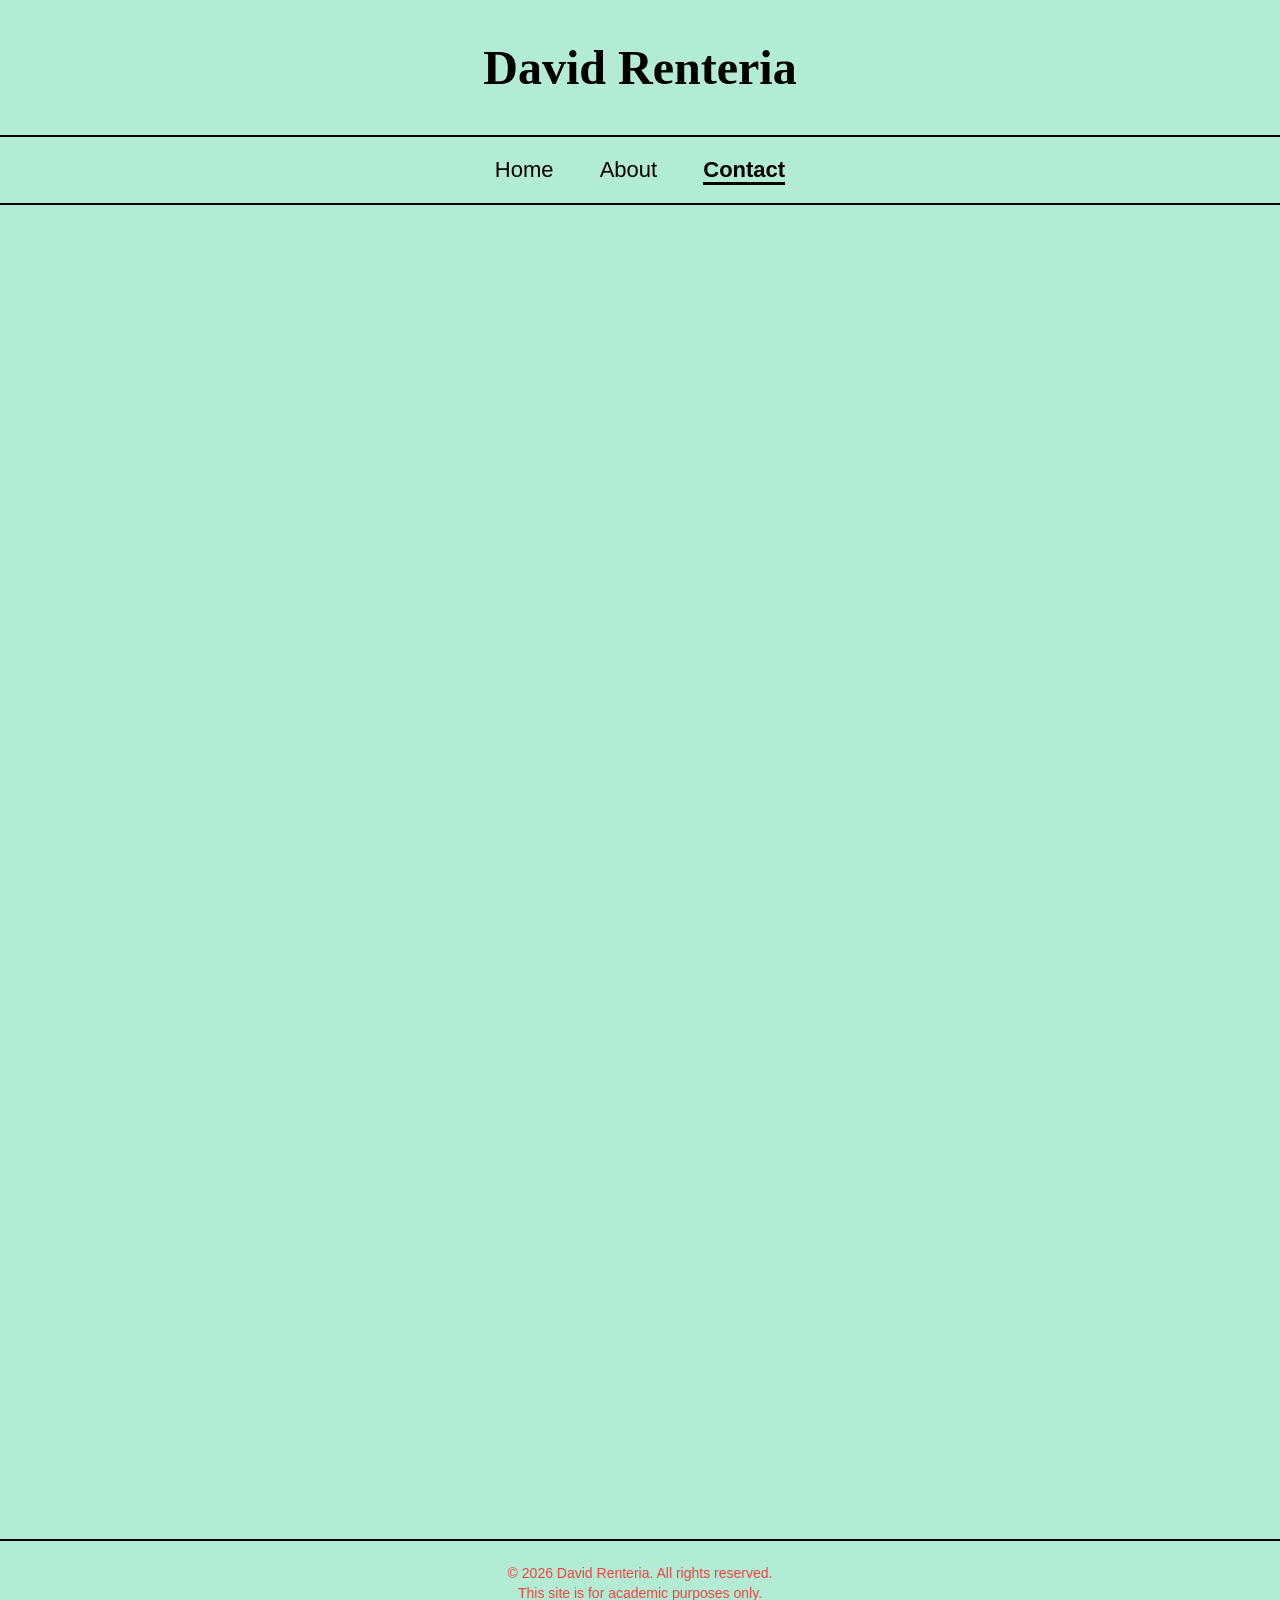
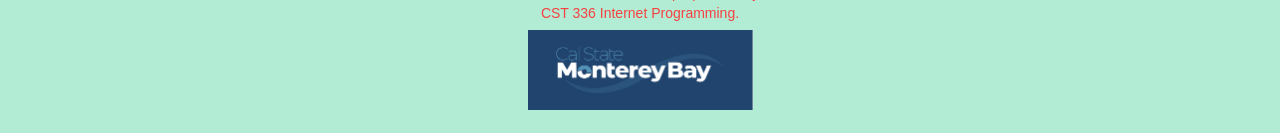
<file: Lab1/contact.html>
<!DOCTYPE html>
<html lang="en">
<head>
    <meta charset="UTF-8">
    <meta name="viewport" content="width=device-width, initial-scale=1.0">
    <title>Lab 1 "Contact"</title>
    <link rel="stylesheet" href="styles.css">
</head>

<body>

    <header>
        <h1>David Renteria</h1>
    </header>
    
    <hr>
    
    <nav>
        <a href="index.html">Home</a>
        <a href="about.html">About</a>
        <a href="contact.html" class="active">Contact</a>
        </nav>

    <hr>
    
    <main class="contact">
        <iframe src="https://docs.google.com/forms/d/e/1FAIpQLSfdu71MU1ePdxtGtGEq9Og3o8pn-XNWb4CSpza-WNacejoGYA/viewform?embedded=true"
                width="640" height="1250">
        </iframe>

    </main>

    <hr>

    <footer>
        <p>&copy; 2026 David Renteria. All rights reserved.</p>
        <p>This site is for academic purposes only.</p>
        <p>CST 336 Internet Programming.</p>
        <img src="img/csumb-logo.png" alt="CSUMB logo" class="logo">
    </footer>

</body>
</html>
</file>
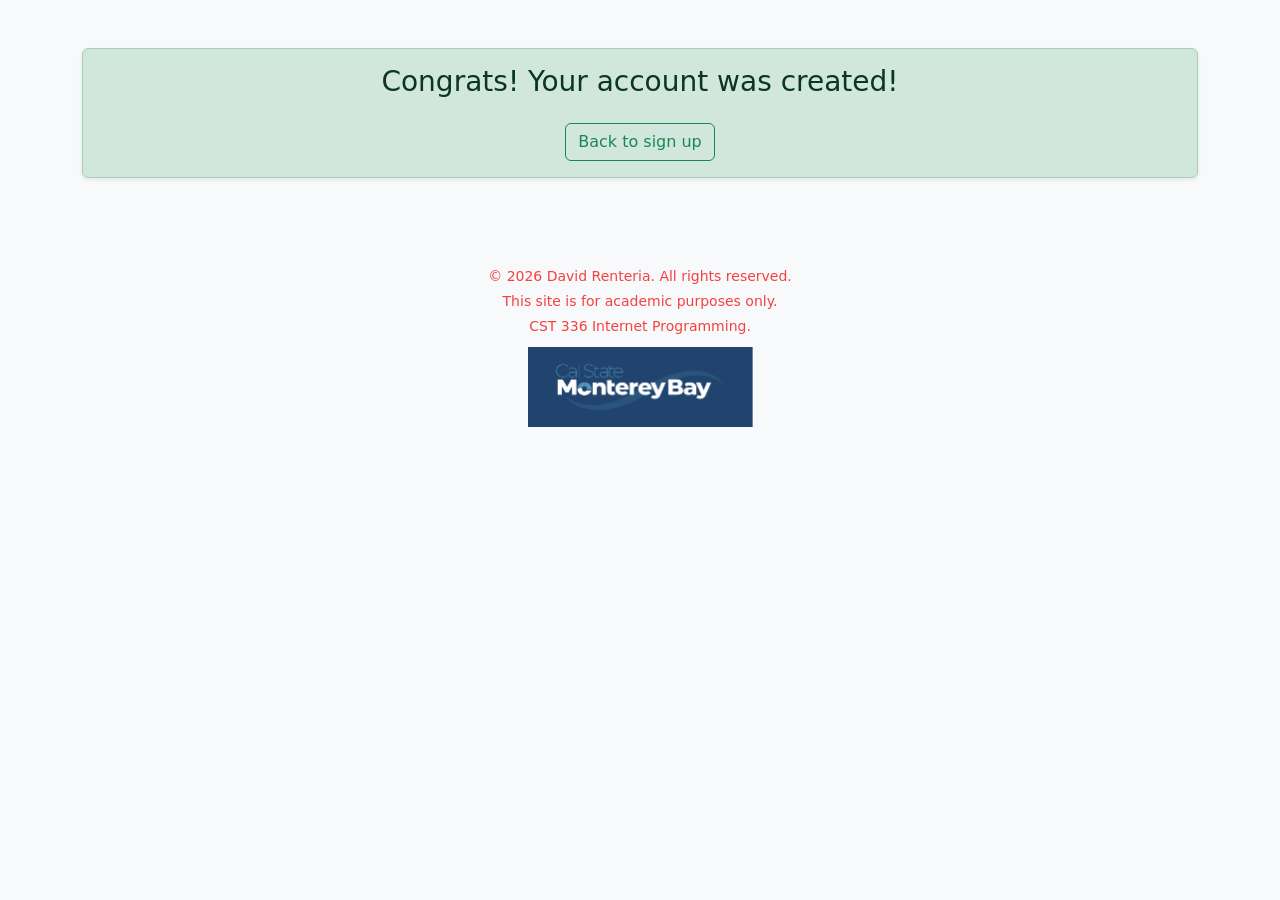
<file: Lab3/welcome.html>
<!DOCTYPE html>
<html lang="en">
<head>
  <meta charset="utf-8">
  <meta name="viewport" content="width=device-width, initial-scale=1">
  <title>Welcome</title>
  <link href="https://cdn.jsdelivr.net/npm/bootstrap@5.3.3/dist/css/bootstrap.min.css" rel="stylesheet">
  <link rel="stylesheet" href="css/styles.css">
</head>
<body class="bg-light">
  <div class="container py-5 text-center">
    <div class="alert alert-success shadow-sm">
      <h1 class="h3">Congrats! Your account was created!</h1>
      <a href="index.html" class="btn btn-outline-success mt-3">Back to sign up</a>
    </div>
  </div>

  <footer>
    <p>&copy; 2026 David Renteria. All rights reserved.</p>
    <p>This site is for academic purposes only.</p>
    <p>CST 336 Internet Programming.</p>
    <img src="img/csumb-logo.png" alt="CSUMB logo" class="logo">
  </footer>
</body>
</html>
</file>
<file: guess_number/css/styles.css>
* {
    box-sizing: border-box;
}

body {
    margin: 0;
    padding: 32px 16px;
    background-color: #eef2f7;
    background-image: url("../img/background.png");
    background-size: cover;
    background-position: center;
    background-attachment: fixed;
    color: #1f2937;
    font-family: Arial, Helvetica, sans-serif;
    font-size: 18px;
    line-height: 1.5;
}

header {
    max-width: 480px;
    margin: 0 auto 24px;
    padding: 16px 24px;
    background-color: rgba(255, 255, 255, 0.9);
    border-radius: 12px;
    text-align: center;
}

h1 {
    margin: 0 0 8px;
    color: #1e3a8a;
    font-size: 40px;
}

h2 {
    margin: 0;
    color: #4b5563;
    font-size: 18px;
    font-weight: normal;
}

header + br {
    display: none;
}

#main {
    max-width: 480px;
    margin: 0 auto;
    padding: 24px;
    background-color: white;
    border-radius: 12px;
    box-shadow: 0 4px 12px rgba(0, 0, 0, 0.15);
}

#main > div {
    margin-top: 12px;
}

#playerGuess {
    padding: 8px;
    border: 2px solid #9ca3af;
    border-radius: 6px;
    font-size: 18px;
    text-align: center;
}

#playerGuess:focus {
    border-color: #2563eb;
    outline: none;
}

button {
    padding: 8px 16px;
    border: none;
    border-radius: 6px;
    color: white;
    font-size: 16px;
    font-weight: bold;
    cursor: pointer;
}

button:hover {
    transform: translateY(-1px);
}

button:active {
    transform: translateY(1px);
}

button:focus-visible {
    outline: 3px solid #93c5fd;
    outline-offset: 2px;
}

#guessBtn {
    background-color: #2563eb;
}

#guessBtn:hover {
    background-color: #1d4ed8;
}

#resetBtn {
    margin-top: 12px;
    background-color: #15803d;
}

#resetBtn:hover {
    background-color: #166534;
}

#feedback {
    min-height: 27px;
    font-weight: bold;
}

#attemptsLeft {
    color: #1e3a8a;
    font-weight: bold;
}

#wins {
    color: #15803d;
    font-weight: bold;
}

#losses {
    color: #b91c1c;
    font-weight: bold;
}

#guesses {
    color: #4b5563;
    font-style: italic;
}

::selection {
    background-color: #bfdbfe;
}

/* Smaller title on phones */
@media (max-width: 480px) {
    h1 {
        font-size: 30px;
    }
}
</file>
<file: HW 2/css/styles.css>
body {
  background-color: #f4f6fb;
}

.quiz-header {
  background: linear-gradient(135deg, #0d6efd, #20c997);
}

.question-card {
  border: none;
  border-left: 5px solid #0d6efd;
  border-radius: 0.75rem;
}

.question-card .card-title {
  display: flex;
  align-items: center;
  gap: 0.5rem;
  margin-bottom: 1rem;
}

.mark img {
  width: 32px;
  height: 32px;
}

.feedback {
  margin-top: 0.75rem;
  padding: 0.5rem 0.75rem;
  border-radius: 0.5rem;
  font-weight: 600;
}

.feedback:empty {
  display: none;
}

#totalScore {
  font-weight: 700;
}
</file>
<file: HW1/styles.css>
body {
        margin: 0;
        background-color: #c7b3ec;
        color: black;
        font-family: "Arial", sans-serif;
}

header {
        text-align: center;
        padding: 40px 20px;
}

header h1 {
        margin: 0;
        font-family: "Georgia", serif;
        font-size: 48px;
}

hr {
        border: none;
        border-top: 2px solid black;
        margin: 0;
}

nav {
        text-align: center;
        margin: 20px 0;
        font-size: 22px;
}

nav a {
        text-decoration: none;
        color: black;
        font-size: 22px;
        margin: 0 20px;
        display: inline-block; 
}

nav a:hover {
    animation: wiggle 0.4s ease-in-out infinite,
               colorswitch 0.8s steps(1) infinite;
}

@keyframes wiggle {
    0%, 100% { transform: rotate(0deg); }
    25% { transform: rotate(-5deg); }
    75% { transform: rotate(5deg); }
}

@keyframes colorswitch {
    0% { color: red; }
    50% { color: blue; }
}

nav a.active {
    font-weight: bold;
    border-bottom: 3px solid black;
}

main {
    display: flex;
    justify-content: center;   
    align-items: center;       
    gap: 40px;                 
    padding: 40px 20px;
}

.profile {
    width: 400px;
    border-radius: 10px;       
}

.welcome {
    max-width: 450px;          
    text-align: center;
    font-size: 18px;
}

.Csharp {
    display: block;
    padding: 40px 20px;
}

.sql {
    display: block;
    padding: 40px 20px;
}

.go {
    display: block;
    padding: 40px 20px;
}

figure {
    text-align: center;
    margin: 20px auto;
}

figure img {
    width: 250px;
    height: auto;
}

figure img.wide {
    width: 350px;
    height: auto;
}

details {
    border: 1px solid #2c8a01;
    border-radius: 8px;
    padding: 10px 15px;
    margin: 15px auto;
    max-width: 600px;
}

summary {
    font-size: 20px;
    font-weight: bold;
    cursor: pointer;
}

summary:hover {
    color: rgb(133, 98, 3);
}

details[open] summary {
    margin-bottom: 10px;
}

footer {
        text-align: center;
        padding: 20px;
        color: rgb(0, 73, 122);
        font-size: 14px;
}

footer p {
    margin: 4px 0;
}

.logo {
        text-align: center;
        width: 225px;
        margin-top: 5px;
}
</file>
<file: HW2/css/styles.css>
body {
  background-color: #f4f6fb;
}

.quiz-header {
  background: linear-gradient(135deg, #0d6efd, #20c997);
}

.question-card {
  border: none;
  border-left: 5px solid #0d6efd;
  border-radius: 0.75rem;
}

.question-card .card-title {
  display: flex;
  align-items: center;
  gap: 0.5rem;
  margin-bottom: 1rem;
}

.mark img {
  width: 32px;
  height: 32px;
}

.feedback {
  margin-top: 0.75rem;
  padding: 0.5rem 0.75rem;
  border-radius: 0.5rem;
  font-weight: 600;
}

.feedback:empty {
  display: none;
}

#totalScore {
  font-weight: 700;
}

/* Footer (same as Lab1) */
hr {
  border: none;
  border-top: 2px solid black;
  margin: 0;
  opacity: 1;
}

footer {
  text-align: center;
  padding: 20px;
  color: rgb(245, 65, 65);
  font-size: 14px;
}

footer p {
  margin: 4px 0;
}

.logo {
  width: 225px;
  margin-top: 5px;
}
</file>
<file: HW3/css/styles.css>
body {
  margin: 0;
  font-family: "Segoe UI", Arial, sans-serif;
  background-color: #0b1d26;
  color: #e8f1f2;
  line-height: 1.5;
}

header {
  text-align: center;
  padding: 2rem 1rem 1rem;
  background: linear-gradient(180deg, #12343f, #0b1d26);
}

h1 {
  margin: 0;
  font-size: 2.2rem;
  color: #97ce4c;
}

.subtitle {
  margin: 0.25rem 0 0;
  color: #a9c4c9;
}

main {
  max-width: 1100px;
  margin: 0 auto;
  padding: 1rem;
}

#search-form {
  display: flex;
  flex-wrap: wrap;
  gap: 1rem;
  align-items: flex-start;
  background-color: #12343f;
  padding: 1.25rem;
  border-radius: 12px;
}

.form-group {
  display: flex;
  flex-direction: column;
  flex: 1 1 220px;
}

label {
  font-weight: 600;
  margin-bottom: 0.35rem;
}

input,
select {
  padding: 0.6rem 0.75rem;
  border: 2px solid #2b5a66;
  border-radius: 8px;
  background-color: #0b1d26;
  color: #e8f1f2;
  font-size: 1rem;
}

input:focus,
select:focus {
  outline: none;
  border-color: #97ce4c;
}

input.invalid {
  border-color: #ff6b6b;
}

.error {
  color: #ff6b6b;
  font-size: 0.875rem;
  min-height: 1.25rem;
  margin-top: 0.25rem;
}

button {
  padding: 0.65rem 1.5rem;
  border: none;
  border-radius: 8px;
  background-color: #97ce4c;
  color: #0b1d26;
  font-size: 1rem;
  font-weight: 700;
  cursor: pointer;
  margin-top: 1.85rem;
}

button:hover {
  background-color: #b6e36f;
}

.status {
  text-align: center;
  color: #a9c4c9;
  min-height: 1.5rem;
}

.results {
  display: grid;
  grid-template-columns: repeat(auto-fill, minmax(230px, 1fr));
  gap: 1.25rem;
}

.card {
  background-color: #12343f;
  border-radius: 12px;
  overflow: hidden;
  box-shadow: 0 4px 12px rgba(0, 0, 0, 0.35);
  transition: transform 0.2s ease;
}

.card:hover {
  transform: translateY(-4px);
}

.card img {
  width: 100%;
  display: block;
}

.card-body {
  padding: 0.75rem 1rem 1rem;
}

.card-body h2 {
  margin: 0 0 0.5rem;
  font-size: 1.15rem;
}

.card-body p {
  margin: 0.2rem 0;
  font-size: 0.9rem;
  color: #c7dadd;
}

.dot {
  display: inline-block;
  width: 10px;
  height: 10px;
  border-radius: 50%;
  margin-right: 6px;
}
.dot.alive   { background-color: #55cc44; }
.dot.dead    { background-color: #d63d2e; }
.dot.unknown { background-color: #9e9e9e; }

.load-more {
  display: block;
  margin: 1.5rem auto;
}

footer {
  text-align: center;
  padding: 1.5rem;
  color: #a9c4c9;
}

footer a {
  color: #97ce4c;
}

.logo {
        text-align: center;
        width: 225px;
        margin-top: 5px;
}
</file>
<file: Lab1/styles.css>
body {
        margin: 0;
        background-color: #b3ecd4;
        color: black;
        font-family: "Arial", sans-serif;
}

header {
        text-align: center;
        padding: 40px 20px;
}

header h1 {
        margin: 0;
        font-family: "Georgia", serif;
        font-size: 48px;
}

hr {
        border: none;
        border-top: 2px solid black;
        margin: 0;
}

nav {
        text-align: center;
        margin: 20px 0;
        font-size: 22px;
}

nav a {
        text-decoration: none;
        color: black;
        font-size: 22px;
        margin: 0 20px;
}

nav a:hover {
    background: linear-gradient(90deg, red, orange, yellow, green, blue, indigo, violet, red);
    background-size: 200% auto;
    -webkit-background-clip: text;
    background-clip: text;
    color: transparent;
    animation: rainbow 2s linear infinite;
}

@keyframes rainbow {
    from { background-position: 0% center; }
    to   { background-position: 200% center; }
}

nav a.active {
    font-weight: bold;
    border-bottom: 3px solid black;
}

main {
    display: flex;
    justify-content: center;   
    align-items: center;       
    gap: 40px;                 
    padding: 40px 20px;
}

.profile {
    width: 250px;
    border-radius: 10px;       
}

.welcome {
    max-width: 450px;          
    text-align: center;
    font-size: 18px;
}

.about {
    display: block;
    padding: 40px 20px;
}

table {
    margin: 0 auto 40px auto;
    font-size: 20px;
}

th {
    background-color: #430053;
    color: rgb(251, 255, 0);
    padding: 4px 6px;
}

td {
    background-color: #753592;
    color: white;
    text-align: center;
    padding: 4px 6px;
}

.hobbies {
    max-width: 500px;
    margin: 0 auto;     
    text-align: left;
}

.label {
    color: #190281;
}

.contact {
    display: block;
    text-align: center;
    padding: 40px 20px;
}

.contact iframe {
    max-width: 100%;
    border: none;   
}

footer {
        text-align: center;
        padding: 20px;
        color: rgb(245, 65, 65);
        font-size: 14px;
}

footer p {
    margin: 4px 0;
}

.logo {
        text-align: center;
        width: 225px;
        margin-top: 5px;
}
</file>
<file: Lab3/css/styles.css>
footer {
        text-align: center;
        padding: 20px;
        color: rgb(245, 65, 65);
        font-size: 14px;
}

footer p {
    margin: 4px 0;
}

.logo {
        display: block;
        width: 225px;
        max-width: 100%;
        margin: 10px auto 0;
}
</file>
